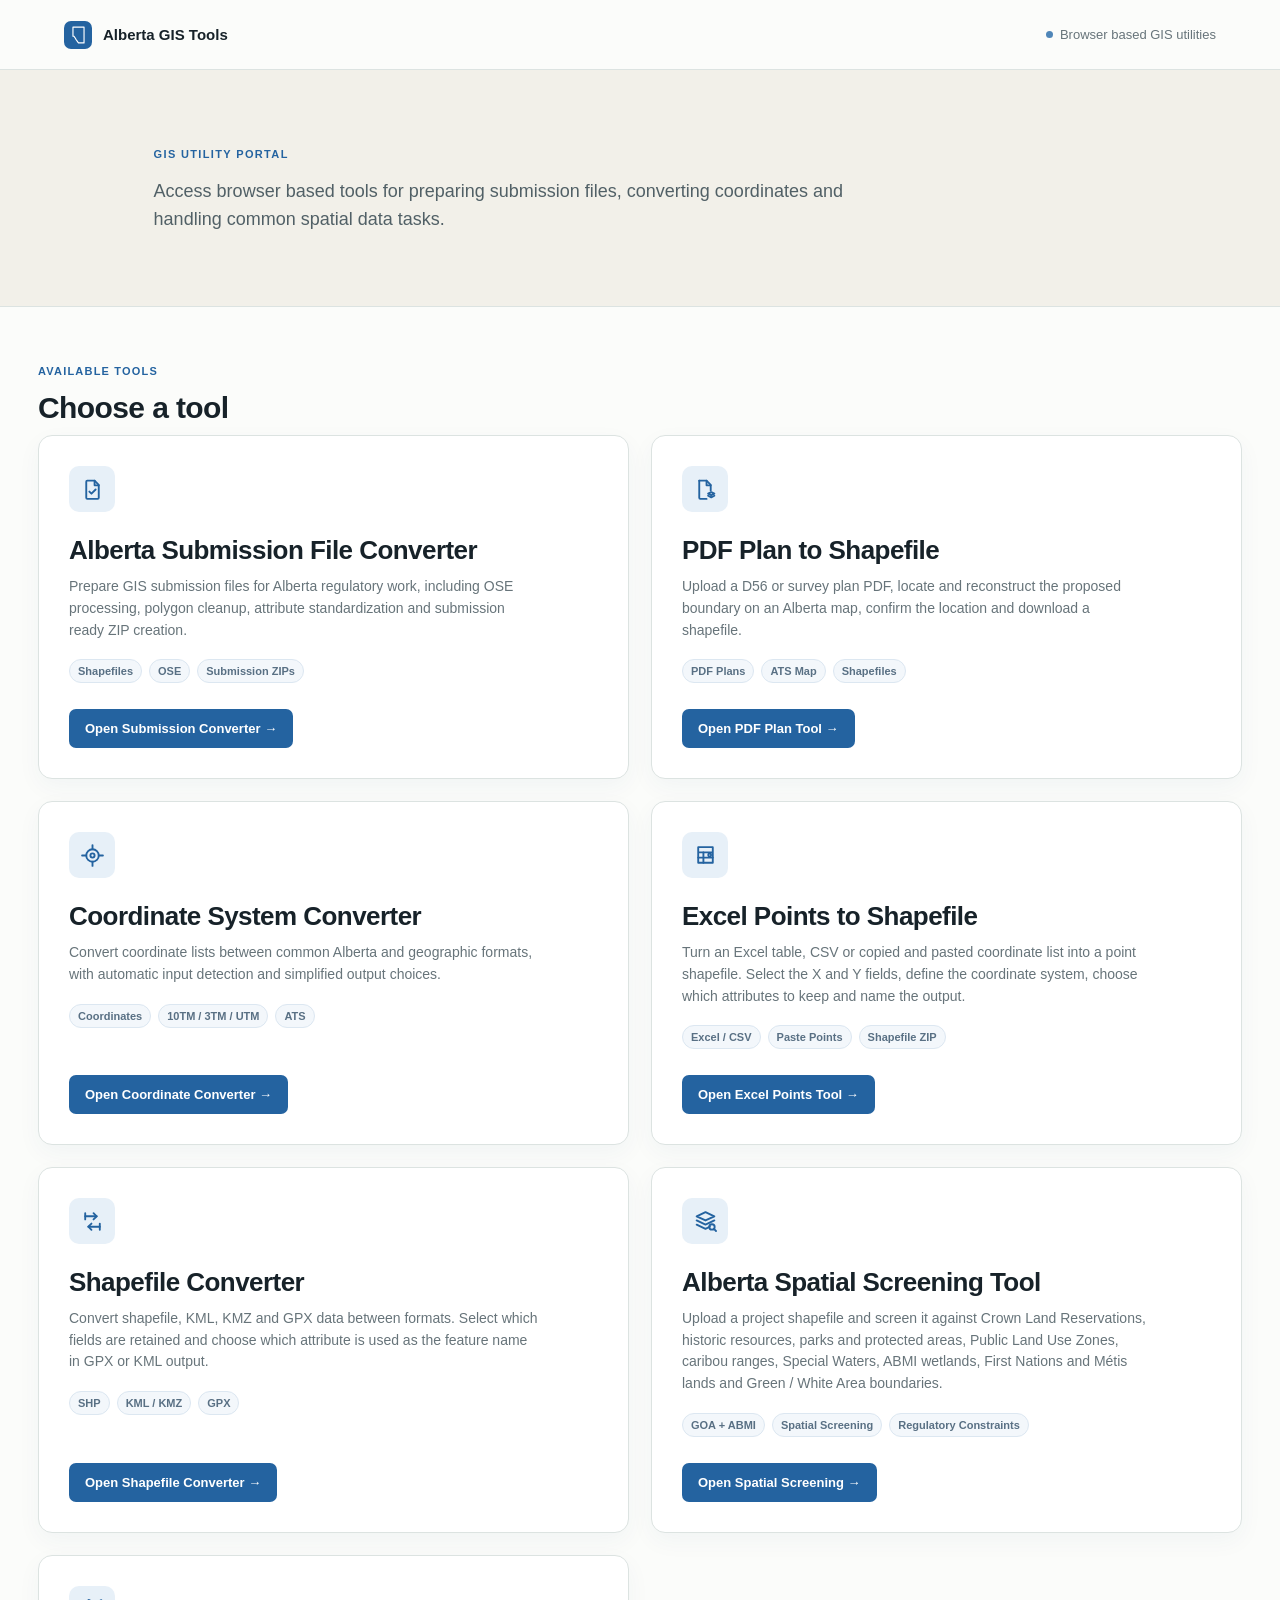
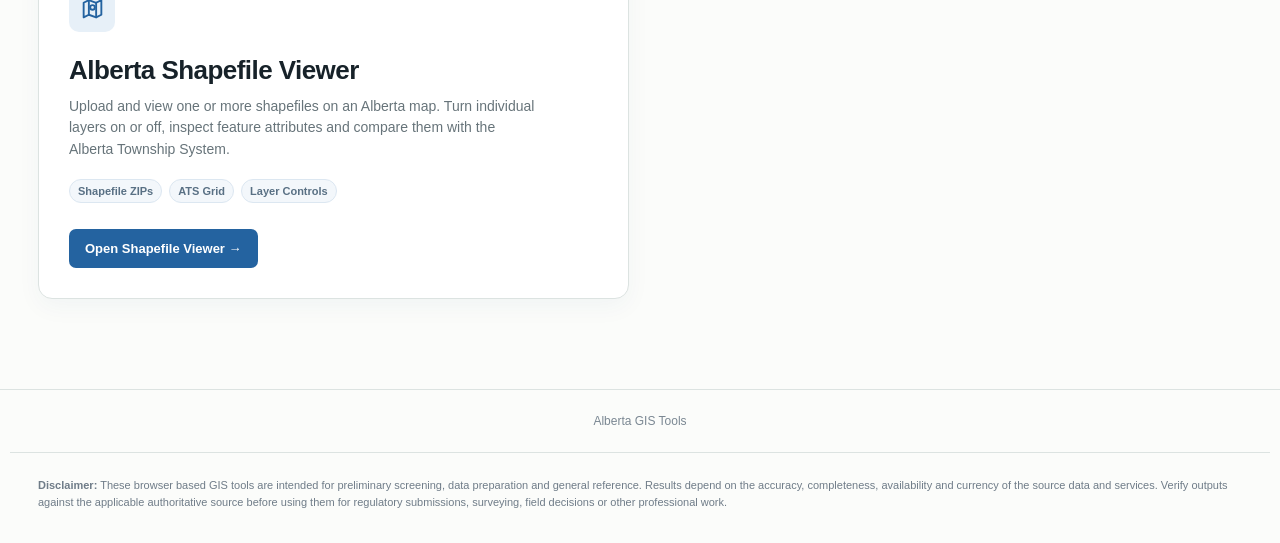
<file: index.html>
<!doctype html>
<html lang="en">
<head>
  <meta charset="utf-8">
  <meta name="viewport" content="width=device-width,initial-scale=1">
  <title>Alberta GIS Tools</title>
  <style>
    :root{
      --ink:#172229;
      --muted:#67747a;
      --line:#dce3e1;
      --paper:#fbfcfa;
      --blue:#2463a0;
      --blue-dark:#174a78;
      --mint:#e7f0f8;
      --sand:#f2f0e9;
      --white:#ffffff;
    }
    *{box-sizing:border-box}
    body{margin:0;background:var(--paper);color:var(--ink);font-family:Arial,Helvetica,sans-serif}
    .topbar{height:70px;display:flex;align-items:center;justify-content:space-between;padding:0 clamp(24px,5vw,76px);border-bottom:1px solid var(--line);background:rgba(251,252,250,.96)}
    .brand{display:flex;align-items:center;gap:11px;font-size:15px;font-weight:700}
    .brand-mark{width:28px;height:28px;border-radius:7px;display:grid;place-items:center;background:var(--blue);color:#fff;flex:0 0 28px}
    .brand-mark svg{width:19px;height:22px;fill:none;stroke:currentColor;stroke-width:1.45;stroke-linecap:round;stroke-linejoin:round}
    .status{display:flex;align-items:center;gap:7px;color:var(--muted);font-size:13px}
    .status-dot{width:7px;height:7px;border-radius:50%;background:#4f86b8}
    .hero{padding:78px clamp(24px,12vw,184px) 72px;background:var(--sand);border-bottom:1px solid var(--line)}
    .eyebrow{color:var(--blue);letter-spacing:1.35px;text-transform:uppercase;font-size:11px;font-weight:800}
    h1{max-width:830px;margin:14px 0 18px;font:700 clamp(42px,5.4vw,74px)/.98 Arial,Helvetica,sans-serif;letter-spacing:-2.6px}
    .hero p{max-width:760px;margin:18px 0 0;color:#516066;font-size:18px;line-height:1.55}
    .content{max-width:1260px;margin:0 auto;padding:58px 28px 90px}
    .section-label{color:var(--blue);letter-spacing:1.2px;text-transform:uppercase;font-size:11px;font-weight:800;margin-bottom:14px}
    .section-title{margin:0 0 10px;font:700 30px/1.15 Arial,Helvetica,sans-serif;letter-spacing:-.6px}
    .tool-grid{display:grid;grid-template-columns:repeat(2,minmax(0,1fr));gap:22px}
    .tool-card{min-height:300px;display:flex;flex-direction:column;justify-content:space-between;padding:30px;border:1px solid var(--line);border-radius:14px;background:var(--white);box-shadow:0 8px 24px rgba(31,72,110,.045);transition:transform .16s ease,border-color .16s ease,box-shadow .16s ease}
    .tool-card:hover{transform:translateY(-2px);border-color:#a9bfd5;box-shadow:0 12px 30px rgba(31,72,110,.075)}
    .tool-icon{width:46px;height:46px;border-radius:10px;display:grid;place-items:center;background:var(--mint);color:var(--blue);margin-bottom:24px}
    .tool-icon svg{width:25px;height:25px;fill:none;stroke:currentColor;stroke-width:1.8;stroke-linecap:round;stroke-linejoin:round}
    .tool-card h2{margin:0 0 10px;font:700 26px/1.15 Arial,Helvetica,sans-serif;letter-spacing:-.55px}
    .tool-card p{margin:0;color:var(--muted);font-size:14px;line-height:1.55;max-width:470px}
    .tool-meta{margin-top:18px;display:flex;flex-wrap:wrap;gap:7px}
    .pill{padding:5px 8px;border-radius:999px;background:#f3f7fb;border:1px solid #dce7f1;color:#597084;font-size:11px;font-weight:700}
    .open-link{align-self:flex-start;margin-top:26px;display:inline-flex;align-items:center;gap:8px;text-decoration:none;color:#fff;background:var(--blue);border-radius:7px;padding:12px 16px;font-size:13px;font-weight:700}
    .open-link:hover{background:var(--blue-dark)}
    .footer{border-top:1px solid var(--line);color:#7a8792;font-size:12px;text-align:center;padding:24px}
    .site-disclaimer{border-top:1px solid var(--line);color:#6f7c88;max-width:1260px;margin:0 auto;padding:24px 28px 32px;font-size:11px;line-height:1.55;font-family:Arial,Helvetica,sans-serif}
    @media(max-width:760px){.topbar{padding:0 20px}.hero{padding:56px 24px}.content{padding:42px 20px 70px}.tool-grid{grid-template-columns:1fr}.tool-card{min-height:250px}.status{display:none}h1{letter-spacing:-1.8px}}
  </style>
</head>
<body>
  <header class="topbar">
    <div class="brand">
      <span class="brand-mark" aria-label="Outline of Alberta">
        <svg viewBox="0 0 24 24" aria-hidden="true"><path d="M5 2h14v20h-7l-.4-.7-.6-.4-.2-.7-.6-.5-.3-.8-.6-.5-.3-.7-.6-.7-.2-.8-.6-.5-.2-.6-.5-.4-.3-.7-.6-.4H5Z"/></svg>
      </span>
      <span>Alberta GIS Tools</span>
    </div>
    <div class="status"><span class="status-dot"></span>Browser based GIS utilities</div>
  </header>

  <section class="hero">
    <div class="eyebrow">GIS Utility Portal</div>
    <p>Access browser based tools for preparing submission files, converting coordinates and handling common spatial data tasks.</p>
  </section>

  <main class="content">
    <div class="section-label">Available tools</div>
    <h2 class="section-title">Choose a tool</h2>
    <div class="tool-grid">
      <article class="tool-card">
        <div>
          <div class="tool-icon" aria-label="Submission file preparation">
            <svg viewBox="0 0 24 24" aria-hidden="true"><path d="M7 3.5h7l4 4V20a1 1 0 0 1-1 1H7a1 1 0 0 1-1-1V4.5a1 1 0 0 1 1-1Z"/><path d="M14 3.5V8h4"/><path d="m9 14 2 2 4-4"/></svg>
          </div>
          <h2>Alberta Submission File Converter</h2>
          <p>Prepare GIS submission files for Alberta regulatory work, including OSE processing, polygon cleanup, attribute standardization and submission ready ZIP creation.</p>
          <div class="tool-meta"><span class="pill">Shapefiles</span><span class="pill">OSE</span><span class="pill">Submission ZIPs</span></div>
        </div>
        <a class="open-link" href="https://rjconstantin.github.io/alberta-submission-file-converter/">Open Submission Converter →</a>
      </article>

      <article class="tool-card">
        <div>
          <div class="tool-icon" aria-label="PDF plan to shapefile">
            <svg viewBox="0 0 24 24" aria-hidden="true"><path d="M6 3.5h7l4 4V13"/><path d="M13 3.5V8h4"/><path d="M6 3.5v16.5a1 1 0 0 0 1 1h6"/><path d="m14.5 16 3-1.5 3 1.5-3 1.5-3-1.5Z"/><path d="m14.5 18 3 1.5 3-1.5"/></svg>
          </div>
          <h2>PDF Plan to Shapefile</h2>
          <p>Upload a D56 or survey plan PDF, locate and reconstruct the proposed boundary on an Alberta map, confirm the location and download a shapefile.</p>
          <div class="tool-meta"><span class="pill">PDF Plans</span><span class="pill">ATS Map</span><span class="pill">Shapefiles</span></div>
        </div>
        <a class="open-link" href="https://rjconstantin.github.io/pdf-plan-to-shapefile/">Open PDF Plan Tool →</a>
      </article>

      <article class="tool-card">
        <div>
          <div class="tool-icon" aria-label="Coordinate conversion">
            <svg viewBox="0 0 24 24" aria-hidden="true"><circle cx="12" cy="12" r="6"/><circle cx="12" cy="12" r="2"/><path d="M12 2v4M12 18v4M2 12h4M18 12h4"/></svg>
          </div>
          <h2>Coordinate System Converter</h2>
          <p>Convert coordinate lists between common Alberta and geographic formats, with automatic input detection and simplified output choices.</p>
          <div class="tool-meta"><span class="pill">Coordinates</span><span class="pill">10TM / 3TM / UTM</span><span class="pill">ATS</span></div>
        </div>
        <a class="open-link" href="https://rjconstantin.github.io/coordinate-system-converter/">Open Coordinate Converter →</a>
      </article>

      <article class="tool-card">
        <div>
          <div class="tool-icon" aria-label="Excel point table to shapefile">
            <svg viewBox="0 0 24 24" aria-hidden="true"><path d="M5 4h14v5H5zM5 9v10h14V9"/><path d="M10 9v10M5 14h14"/><circle cx="16" cy="11.5" r="1.4"/></svg>
          </div>
          <h2>Excel Points to Shapefile</h2>
          <p>Turn an Excel table, CSV or copied and pasted coordinate list into a point shapefile. Select the X and Y fields, define the coordinate system, choose which attributes to keep and name the output.</p>
          <div class="tool-meta"><span class="pill">Excel / CSV</span><span class="pill">Paste Points</span><span class="pill">Shapefile ZIP</span></div>
        </div>
        <a class="open-link" href="https://rjconstantin.github.io/points-to-shapefile/">Open Excel Points Tool →</a>
      </article>

      <article class="tool-card">
        <div>
          <div class="tool-icon" aria-label="Shapefile format conversion">
            <svg viewBox="0 0 24 24" aria-hidden="true"><path d="M5 7h11"/><path d="m13 4 3 3-3 3"/><path d="M19 17H8"/><path d="m11 14-3 3 3 3"/><path d="M5 4v6M19 14v6"/></svg>
          </div>
          <h2>Shapefile Converter</h2>
          <p>Convert shapefile, KML, KMZ and GPX data between formats. Select which fields are retained and choose which attribute is used as the feature name in GPX or KML output.</p>
          <div class="tool-meta"><span class="pill">SHP</span><span class="pill">KML / KMZ</span><span class="pill">GPX</span></div>
        </div>
        <a class="open-link" href="https://rjconstantin.github.io/spatial-file-converter/">Open Shapefile Converter →</a>
      </article>

      <article class="tool-card">
        <div>
          <div class="tool-icon" aria-label="Spatial screening">
            <svg viewBox="0 0 24 24" aria-hidden="true"><path d="m3.5 7 8.5-4 8.5 4-8.5 4-8.5-4Z"/><path d="m3.5 11 8.5 4 8.5-4"/><path d="m3.5 15 8.5 4 4.2-2"/><circle cx="18.2" cy="17.2" r="2.6"/><path d="m20.1 19.1 2 2"/></svg>
          </div>
          <h2>Alberta Spatial Screening Tool</h2>
          <p>Upload a project shapefile and screen it against Crown Land Reservations, historic resources, parks and protected areas, Public Land Use Zones, caribou ranges, Special Waters, ABMI wetlands, First Nations and Métis lands and Green / White Area boundaries.</p>
          <div class="tool-meta"><span class="pill">GOA + ABMI</span><span class="pill">Spatial Screening</span><span class="pill">Regulatory Constraints</span></div>
        </div>
        <a class="open-link" href="./clr-overlap-checker/">Open Spatial Screening →</a>
      </article>

      <article class="tool-card">
        <div>
          <div class="tool-icon" aria-label="Shapefile map viewer">
            <svg viewBox="0 0 24 24" aria-hidden="true"><path d="m3.5 6.5 5-2.5 7 2.5 5-2.5v14l-5 2.5-7-2.5-5 2.5Z"/><path d="M8.5 4v14M15.5 6.5v14"/><circle cx="12" cy="11" r="2.2"/></svg>
          </div>
          <h2>Alberta Shapefile Viewer</h2>
          <p>Upload and view one or more shapefiles on an Alberta map. Turn individual layers on or off, inspect feature attributes and compare them with the Alberta Township System.</p>
          <div class="tool-meta"><span class="pill">Shapefile ZIPs</span><span class="pill">ATS Grid</span><span class="pill">Layer Controls</span></div>
        </div>
        <a class="open-link" href="https://rjconstantin.github.io/alberta-shapefile-viewer/">Open Shapefile Viewer →</a>
      </article>
    </div>
  </main>

  <footer class="footer">Alberta GIS Tools</footer>
  <footer class="site-disclaimer"><strong>Disclaimer:</strong> These browser based GIS tools are intended for preliminary screening, data preparation and general reference. Results depend on the accuracy, completeness, availability and currency of the source data and services. Verify outputs against the applicable authoritative source before using them for regulatory submissions, surveying, field decisions or other professional work.</footer>
</body>
</html>
</file>
